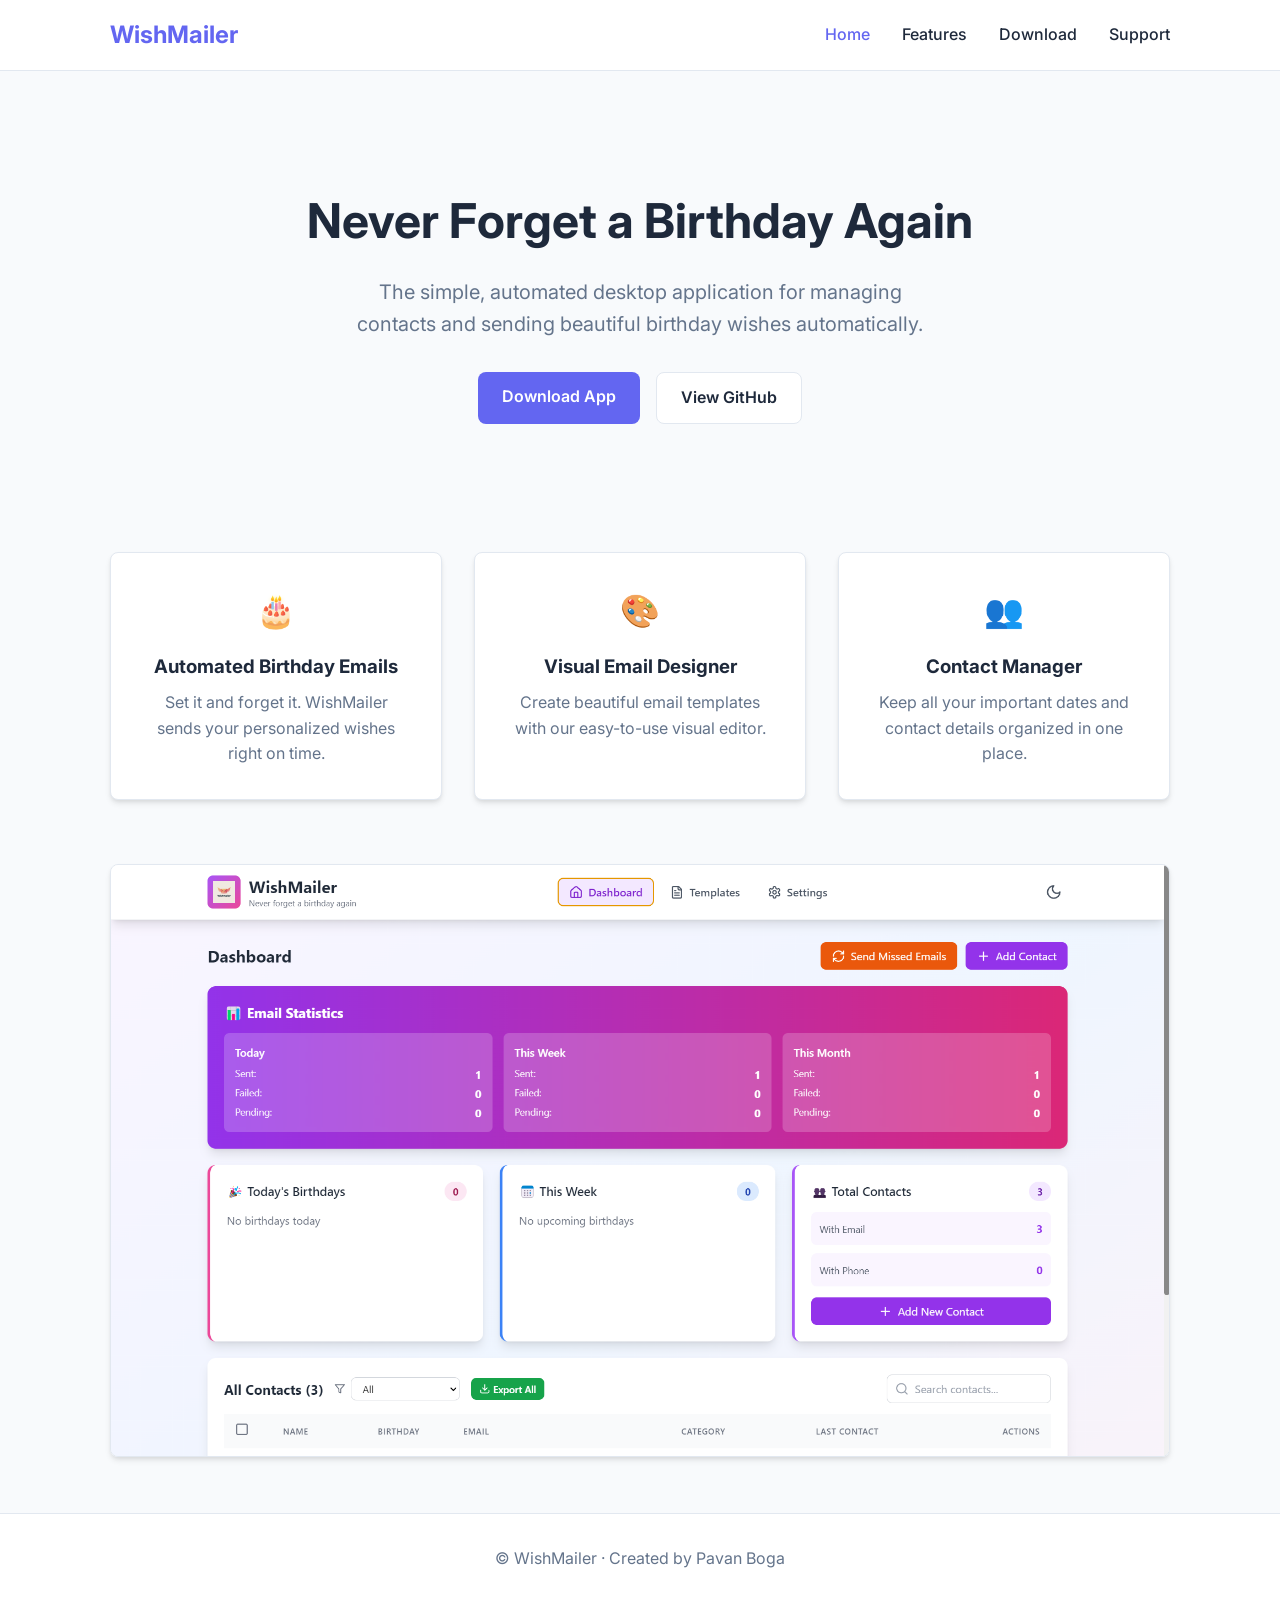
<file: index.html>
<!DOCTYPE html>
<html lang="en">
<head>
    <meta charset="UTF-8">
    <meta name="viewport" content="width=device-width, initial-scale=1.0">
    <title>WishMailer - Never Forget a Birthday Again</title>
    <link rel="stylesheet" href="css/style.css">
    <link rel="preconnect" href="https://fonts.googleapis.com">
    <link rel="preconnect" href="https://fonts.gstatic.com" crossorigin>
    <link href="https://fonts.googleapis.com/css2?family=Inter:wght@400;500;600;700&display=swap" rel="stylesheet">
    <!-- TrackSense — wishmailer -->
<script>
  window.SI_PROJECT_KEY = 'pk_live_cae493b25261ee0c97e8fc607a51b8e59ab7f6736d5aea9b';
</script>
<script src="http://localhost:5000/tracker.js"></script>
</head>
<body>
    <header>
        <div class="container">
            <nav>
                <a href="index.html" class="logo">WishMailer</a>
                <div class="nav-links">
                    <a href="index.html" class="active">Home</a>
                    <a href="features.html">Features</a>
                    <a href="download.html">Download</a>
                    <a href="support.html">Support</a>
                </div>
            </nav>
        </div>
    </header>

    <main>
        <div class="container">
            <section class="hero">
                <h1>Never Forget a Birthday Again</h1>
                <p>The simple, automated desktop application for managing contacts and sending beautiful birthday wishes automatically.</p>
                <div class="hero-buttons">
                    <a href="download.html" class="btn btn-primary">Download App</a>
                    <a href="https://github.com/Pavanboga07/birthdaywisher" target="_blank" class="btn btn-secondary">View GitHub</a>
                </div>
            </section>

            <section class="features-grid">
                <div class="feature-card">
                    <span class="feature-icon">🎂</span>
                    <h3>Automated Birthday Emails</h3>
                    <p>Set it and forget it. WishMailer sends your personalized wishes right on time.</p>
                </div>
                <div class="feature-card">
                    <span class="feature-icon">🎨</span>
                    <h3>Visual Email Designer</h3>
                    <p>Create beautiful email templates with our easy-to-use visual editor.</p>
                </div>
                <div class="feature-card">
                    <span class="feature-icon">👥</span>
                    <h3>Contact Manager</h3>
                    <p>Keep all your important dates and contact details organized in one place.</p>
                </div>
            </section>

            <div class="screenshot-placeholder">
                <img src="assets/image.jpg" alt="WishMailer App Screenshot" class="app-screenshot">
            </div>
        </div>
    </main>

    <footer>
        <div class="container">
            <p>&copy; WishMailer · Created by Pavan Boga</p>
        </div>
    </footer>
</body>
</html>
</file>
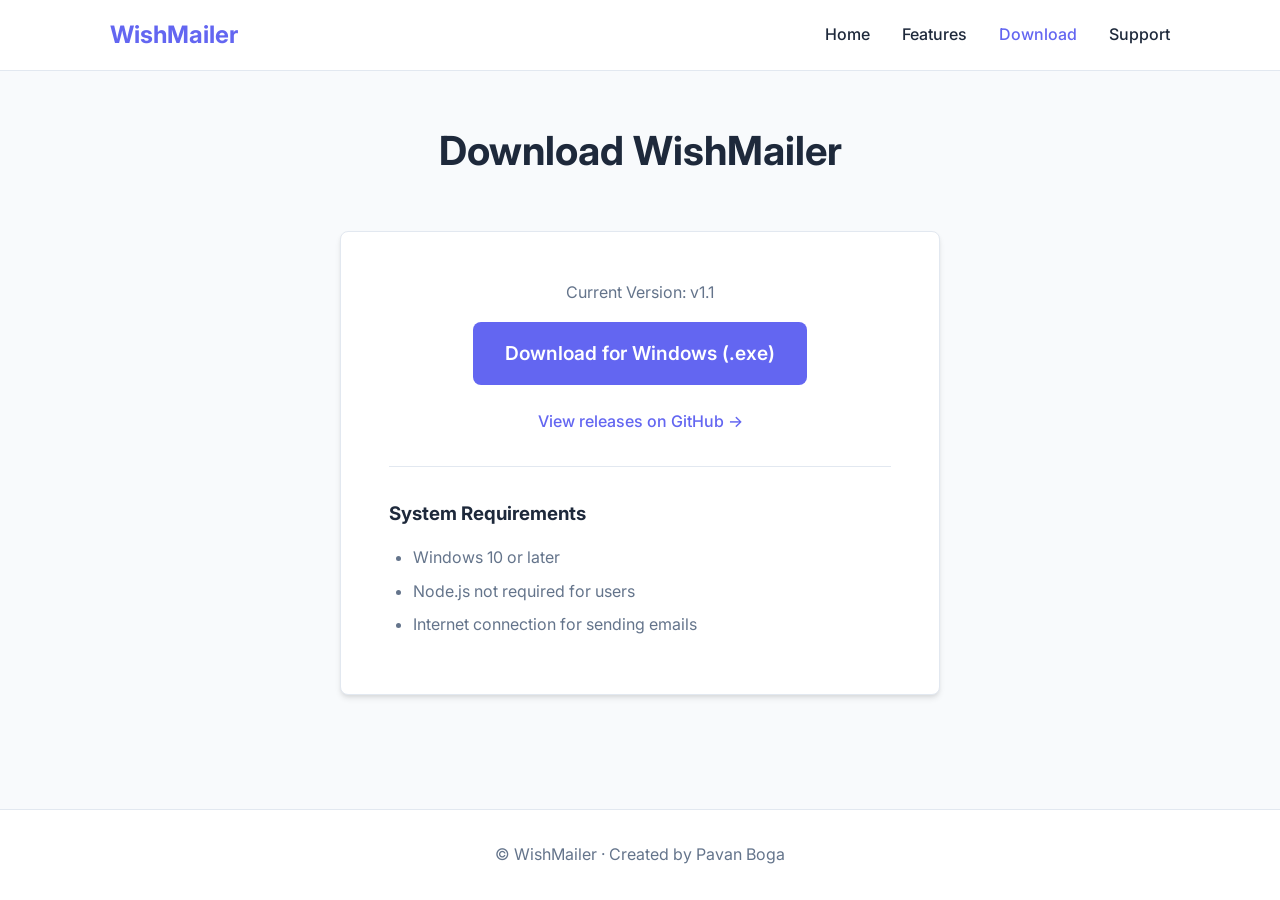
<file: download.html>
<!DOCTYPE html>
<html lang="en">
<head>
    <meta charset="UTF-8">
    <meta name="viewport" content="width=device-width, initial-scale=1.0">
    <title>Download - WishMailer</title>
    <link rel="stylesheet" href="css/style.css">
    <link rel="preconnect" href="https://fonts.googleapis.com">
    <link rel="preconnect" href="https://fonts.gstatic.com" crossorigin>
    <link href="https://fonts.googleapis.com/css2?family=Inter:wght@400;500;600;700&display=swap" rel="stylesheet">
</head>
<body>
    <header>
        <div class="container">
            <nav>
                <a href="index.html" class="logo">WishMailer</a>
                <div class="nav-links">
                    <a href="index.html">Home</a>
                    <a href="features.html">Features</a>
                    <a href="download.html" class="active">Download</a>
                    <a href="support.html">Support</a>
                </div>
            </nav>
        </div>
    </header>

    <main>
        <div class="container">
            <div class="download-container">
                <h1 class="page-title">Download WishMailer</h1>
                
                <div class="download-box">
                    <p style="margin-bottom: 1rem; color: #64748B;">Current Version: v1.1</p>
                    <a href="https://github.com/Pavanboga07/birthdaywisher/releases/download/V1.1/WishMailer.Setup.1.0.0.exe" class="btn btn-primary" style="font-size: 1.2rem; padding: 1rem 2rem;">Download for Windows (.exe)</a>
                    <div style="margin-top: 1.5rem;">
                        <a href="https://github.com/Pavanboga07/birthdaywisher" target="_blank" style="color: var(--primary); font-weight: 500;">View releases on GitHub &rarr;</a>
                    </div>

                    <div class="requirements">
                        <h3>System Requirements</h3>
                        <ul>
                            <li>Windows 10 or later</li>
                            <li>Node.js not required for users</li>
                            <li>Internet connection for sending emails</li>
                        </ul>
                    </div>
                </div>
            </div>
        </div>
    </main>

    <footer>
        <div class="container">
            <p>&copy; WishMailer · Created by Pavan Boga</p>
        </div>
    </footer>
</body>
</html>
</file>
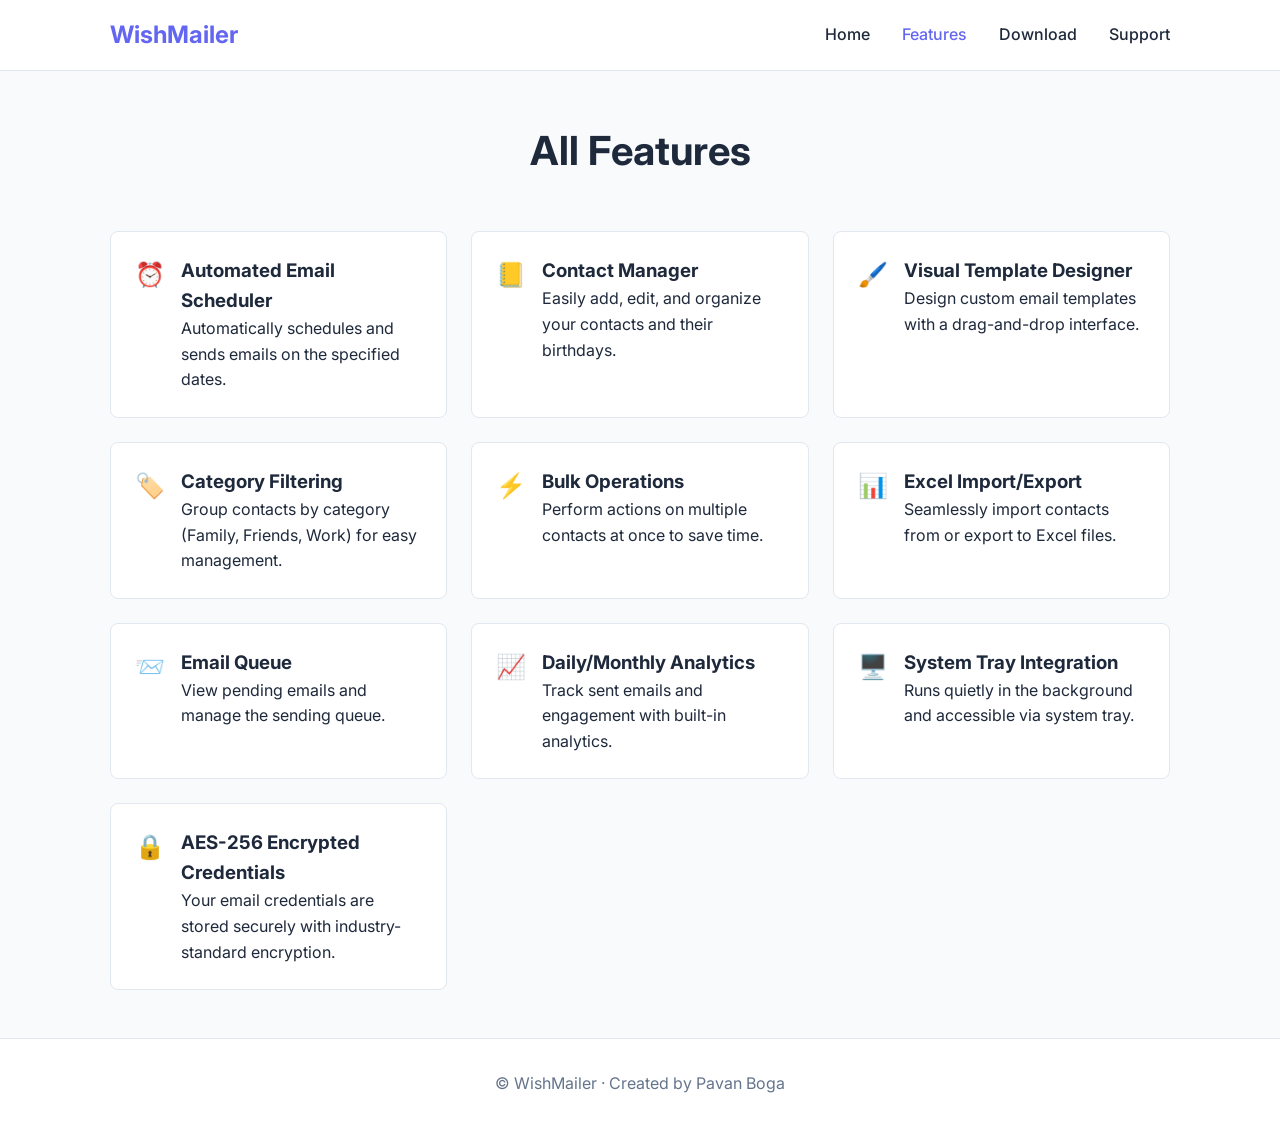
<file: features.html>
<!DOCTYPE html>
<html lang="en">
<head>
    <meta charset="UTF-8">
    <meta name="viewport" content="width=device-width, initial-scale=1.0">
    <title>Features - WishMailer</title>
    <link rel="stylesheet" href="css/style.css">
    <link rel="preconnect" href="https://fonts.googleapis.com">
    <link rel="preconnect" href="https://fonts.gstatic.com" crossorigin>
    <link href="https://fonts.googleapis.com/css2?family=Inter:wght@400;500;600;700&display=swap" rel="stylesheet">
</head>
<body>
    <header>
        <div class="container">
            <nav>
                <a href="index.html" class="logo">WishMailer</a>
                <div class="nav-links">
                    <a href="index.html">Home</a>
                    <a href="features.html" class="active">Features</a>
                    <a href="download.html">Download</a>
                    <a href="support.html">Support</a>
                </div>
            </nav>
        </div>
    </header>

    <main>
        <div class="container">
            <h1 class="page-title">All Features</h1>
            
            <div class="features-list">
                <div class="feature-item">
                    <div class="feature-item-icon">⏰</div>
                    <div>
                        <h3>Automated Email Scheduler</h3>
                        <p>Automatically schedules and sends emails on the specified dates.</p>
                    </div>
                </div>

                <div class="feature-item">
                    <div class="feature-item-icon">📒</div>
                    <div>
                        <h3>Contact Manager</h3>
                        <p>Easily add, edit, and organize your contacts and their birthdays.</p>
                    </div>
                </div>

                <div class="feature-item">
                    <div class="feature-item-icon">🖌️</div>
                    <div>
                        <h3>Visual Template Designer</h3>
                        <p>Design custom email templates with a drag-and-drop interface.</p>
                    </div>
                </div>

                <div class="feature-item">
                    <div class="feature-item-icon">🏷️</div>
                    <div>
                        <h3>Category Filtering</h3>
                        <p>Group contacts by category (Family, Friends, Work) for easy management.</p>
                    </div>
                </div>

                <div class="feature-item">
                    <div class="feature-item-icon">⚡</div>
                    <div>
                        <h3>Bulk Operations</h3>
                        <p>Perform actions on multiple contacts at once to save time.</p>
                    </div>
                </div>

                <div class="feature-item">
                    <div class="feature-item-icon">📊</div>
                    <div>
                        <h3>Excel Import/Export</h3>
                        <p>Seamlessly import contacts from or export to Excel files.</p>
                    </div>
                </div>

                <div class="feature-item">
                    <div class="feature-item-icon">📨</div>
                    <div>
                        <h3>Email Queue</h3>
                        <p>View pending emails and manage the sending queue.</p>
                    </div>
                </div>

                <div class="feature-item">
                    <div class="feature-item-icon">📈</div>
                    <div>
                        <h3>Daily/Monthly Analytics</h3>
                        <p>Track sent emails and engagement with built-in analytics.</p>
                    </div>
                </div>

                <div class="feature-item">
                    <div class="feature-item-icon">🖥️</div>
                    <div>
                        <h3>System Tray Integration</h3>
                        <p>Runs quietly in the background and accessible via system tray.</p>
                    </div>
                </div>

                <div class="feature-item">
                    <div class="feature-item-icon">🔒</div>
                    <div>
                        <h3>AES-256 Encrypted Credentials</h3>
                        <p>Your email credentials are stored securely with industry-standard encryption.</p>
                    </div>
                </div>
            </div>
        </div>
    </main>

    <footer>
        <div class="container">
            <p>&copy; WishMailer · Created by Pavan Boga</p>
        </div>
    </footer>
</body>
</html>
</file>
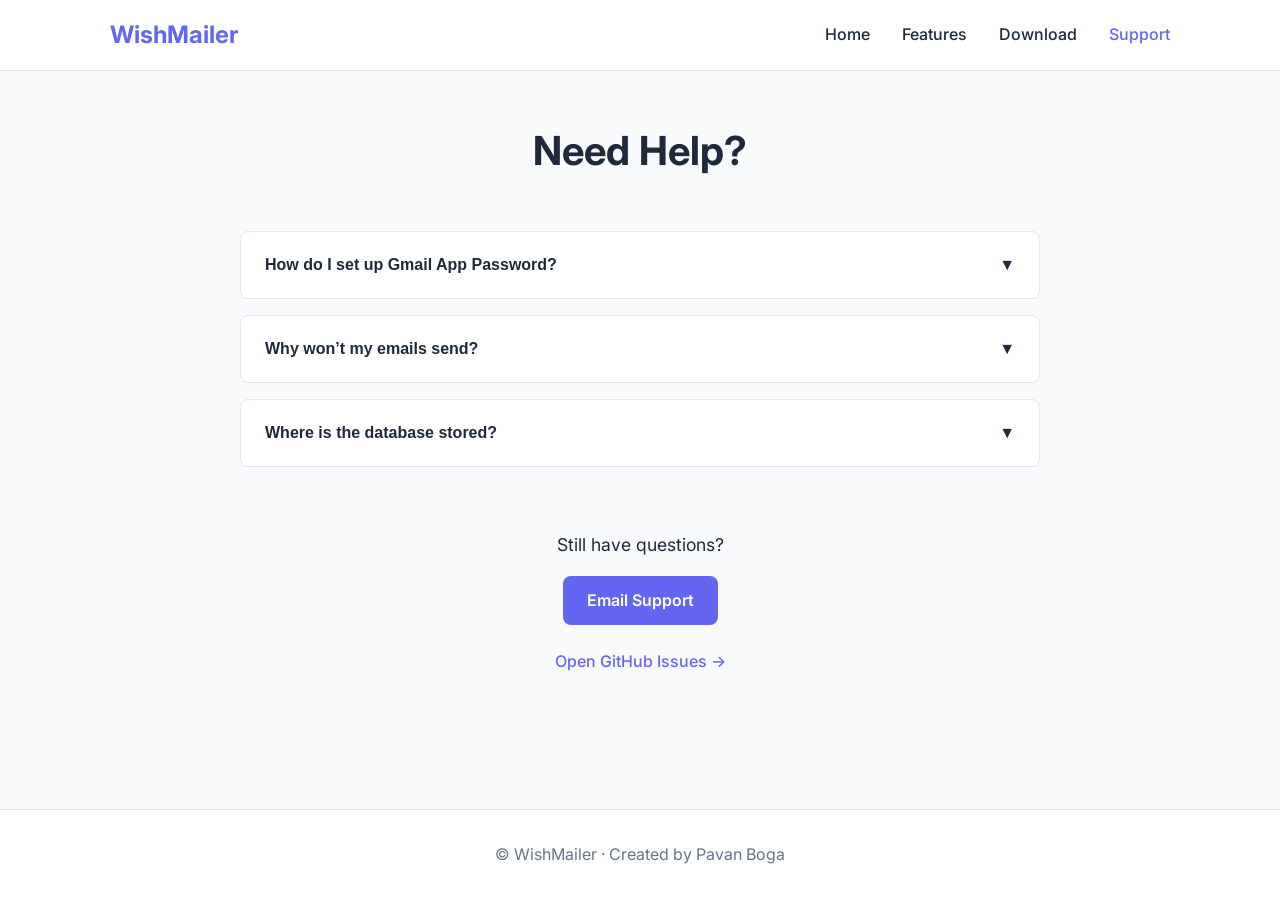
<file: support.html>
<!DOCTYPE html>
<html lang="en">
<head>
    <meta charset="UTF-8">
    <meta name="viewport" content="width=device-width, initial-scale=1.0">
    <title>Support - WishMailer</title>
    <link rel="stylesheet" href="css/style.css">
    <link rel="preconnect" href="https://fonts.googleapis.com">
    <link rel="preconnect" href="https://fonts.gstatic.com" crossorigin>
    <link href="https://fonts.googleapis.com/css2?family=Inter:wght@400;500;600;700&display=swap" rel="stylesheet">
</head>
<body>
    <header>
        <div class="container">
            <nav>
                <a href="index.html" class="logo">WishMailer</a>
                <div class="nav-links">
                    <a href="index.html">Home</a>
                    <a href="features.html">Features</a>
                    <a href="download.html">Download</a>
                    <a href="support.html" class="active">Support</a>
                </div>
            </nav>
        </div>
    </header>

    <main>
        <div class="container">
            <h1 class="page-title">Need Help?</h1>
            
            <div class="faq-section">
                <div class="faq-item">
                    <button class="faq-question">
                        How do I set up Gmail App Password?
                        <span class="faq-toggle-icon">▼</span>
                    </button>
                    <div class="faq-answer">
                        <p>To use Gmail with WishMailer, you need to enable 2-Step Verification in your Google Account settings and then generate an App Password. Use this App Password instead of your regular email password in WishMailer.</p>
                    </div>
                </div>

                <div class="faq-item">
                    <button class="faq-question">
                        Why won’t my emails send?
                        <span class="faq-toggle-icon">▼</span>
                    </button>
                    <div class="faq-answer">
                        <p>Check your internet connection and ensure your email credentials are correct. If you are using Gmail, make sure you are using an App Password, not your login password. Also, check if your firewall is blocking the application.</p>
                    </div>
                </div>

                <div class="faq-item">
                    <button class="faq-question">
                        Where is the database stored?
                        <span class="faq-toggle-icon">▼</span>
                    </button>
                    <div class="faq-answer">
                        <p>The database is stored locally on your machine in the application's data folder. We do not store any of your data on our servers.</p>
                    </div>
                </div>
            </div>

            <div class="contact-section">
                <p style="margin-bottom: 1rem; font-size: 1.1rem;">Still have questions?</p>
                <a href="mailto:support@wishmailer.com" class="btn btn-primary">Email Support</a>
                <div style="margin-top: 1.5rem;">
                    <a href="https://github.com/Pavanboga07/birthdaywisher" target="_blank" style="color: var(--primary); font-weight: 500;">Open GitHub Issues &rarr;</a>
                </div>
            </div>
        </div>
    </main>

    <footer>
        <div class="container">
            <p>&copy; WishMailer · Created by Pavan Boga</p>
        </div>
    </footer>

    <script src="js/app.js"></script>
</body>
</html>
</file>
<file: css/style.css>
:root {
    --primary: #6366F1;
    --primary-dark: #4F46E5;
    --background: #F8FAFC;
    --text: #1E293B;
    --border-gray: #E2E8F0;
    --white: #FFFFFF;
    --shadow: 0 4px 6px -1px rgba(0, 0, 0, 0.1), 0 2px 4px -1px rgba(0, 0, 0, 0.06);
    --radius: 8px;
}

* {
    box-sizing: border-box;
    margin: 0;
    padding: 0;
}

body {
    font-family: 'Inter', -apple-system, BlinkMacSystemFont, "Segoe UI", Roboto, Helvetica, Arial, sans-serif;
    background-color: var(--background);
    color: var(--text);
    line-height: 1.6;
    display: flex;
    flex-direction: column;
    min-height: 100vh;
}

a {
    text-decoration: none;
    color: inherit;
}

ul {
    list-style: none;
}

/* Layout */
.container {
    max-width: 1100px;
    margin: 0 auto;
    padding: 0 20px;
}

/* Header */
header {
    background-color: var(--white);
    border-bottom: 1px solid var(--border-gray);
    padding: 1rem 0;
    position: sticky;
    top: 0;
    z-index: 100;
}

nav {
    display: flex;
    justify-content: space-between;
    align-items: center;
}

.logo {
    font-weight: 700;
    font-size: 1.5rem;
    color: var(--primary);
}

.nav-links {
    display: flex;
    gap: 2rem;
}

.nav-links a {
    font-weight: 500;
    color: var(--text);
    transition: color 0.2s;
}

.nav-links a:hover, .nav-links a.active {
    color: var(--primary);
}

/* Main Content */
main {
    flex: 1;
    padding: 3rem 0;
}

/* Buttons */
.btn {
    display: inline-block;
    padding: 0.75rem 1.5rem;
    border-radius: var(--radius);
    font-weight: 600;
    cursor: pointer;
    transition: background-color 0.2s, transform 0.1s;
    border: none;
}

.btn-primary {
    background-color: var(--primary);
    color: var(--white);
}

.btn-primary:hover {
    background-color: var(--primary-dark);
}

.btn-secondary {
    background-color: var(--white);
    color: var(--text);
    border: 1px solid var(--border-gray);
}

.btn-secondary:hover {
    background-color: var(--background);
    border-color: var(--text);
}

/* Hero Section */
.hero {
    text-align: center;
    padding: 4rem 0;
}

.hero h1 {
    font-size: 3rem;
    margin-bottom: 1rem;
    color: var(--text);
}

.hero p {
    font-size: 1.25rem;
    color: #64748B;
    margin-bottom: 2rem;
    max-width: 600px;
    margin-left: auto;
    margin-right: auto;
}

.hero-buttons {
    display: flex;
    gap: 1rem;
    justify-content: center;
    margin-bottom: 4rem;
}

/* Feature Highlights (Home) */
.features-grid {
    display: grid;
    grid-template-columns: repeat(auto-fit, minmax(300px, 1fr));
    gap: 2rem;
    margin-bottom: 4rem;
}

.feature-card {
    background-color: var(--white);
    padding: 2rem;
    border-radius: var(--radius);
    box-shadow: var(--shadow);
    border: 1px solid var(--border-gray);
    text-align: center;
}

.feature-icon {
    font-size: 2rem;
    margin-bottom: 1rem;
    display: block;
}

.feature-card h3 {
    margin-bottom: 0.5rem;
}

.feature-card p {
    color: #64748B;
}

/* Screenshot Placeholder */
.screenshot-placeholder {
    margin-top: 2rem;
    text-align: center;
}

.app-screenshot {
    max-width: 100%;
    height: auto;
    border-radius: var(--radius);
    box-shadow: var(--shadow);
    border: 1px solid var(--border-gray);
}

/* Footer */
footer {
    background-color: var(--white);
    border-top: 1px solid var(--border-gray);
    padding: 2rem 0;
    text-align: center;
    color: #64748B;
    margin-top: auto;
}

/* Features Page */
.page-title {
    text-align: center;
    margin-bottom: 3rem;
    font-size: 2.5rem;
}

.features-list {
    display: grid;
    grid-template-columns: repeat(auto-fit, minmax(250px, 1fr));
    gap: 1.5rem;
}

.feature-item {
    background: var(--white);
    padding: 1.5rem;
    border-radius: var(--radius);
    border: 1px solid var(--border-gray);
    display: flex;
    align-items: flex-start;
    gap: 1rem;
}

.feature-item-icon {
    color: var(--primary);
    font-size: 1.5rem;
    flex-shrink: 0;
}

/* Download Page */
.download-container {
    text-align: center;
    max-width: 600px;
    margin: 0 auto;
}

.download-box {
    background: var(--white);
    padding: 3rem;
    border-radius: var(--radius);
    box-shadow: var(--shadow);
    border: 1px solid var(--border-gray);
    margin-bottom: 2rem;
}

.requirements {
    text-align: left;
    margin-top: 2rem;
    padding-top: 2rem;
    border-top: 1px solid var(--border-gray);
}

.requirements h3 {
    margin-bottom: 1rem;
}

.requirements ul {
    list-style: disc;
    padding-left: 1.5rem;
    color: #64748B;
}

.requirements li {
    margin-bottom: 0.5rem;
}

/* Support Page */
.faq-section {
    max-width: 800px;
    margin: 0 auto 3rem auto;
}

.faq-item {
    background: var(--white);
    border: 1px solid var(--border-gray);
    border-radius: var(--radius);
    margin-bottom: 1rem;
    overflow: hidden;
}

.faq-question {
    padding: 1.5rem;
    cursor: pointer;
    display: flex;
    justify-content: space-between;
    align-items: center;
    font-weight: 600;
    background: none;
    width: 100%;
    border: none;
    text-align: left;
    font-size: 1rem;
    color: var(--text);
}

.faq-question:hover {
    background-color: #F1F5F9;
}

.faq-answer {
    padding: 0 1.5rem;
    max-height: 0;
    overflow: hidden;
    transition: max-height 0.3s ease-out, padding 0.3s ease;
    color: #64748B;
}

.faq-item.active .faq-answer {
    padding-bottom: 1.5rem;
    max-height: 200px; /* Approximate max height */
}

.faq-toggle-icon {
    transition: transform 0.3s;
}

.faq-item.active .faq-toggle-icon {
    transform: rotate(180deg);
}

.contact-section {
    text-align: center;
    margin-top: 4rem;
}

/* Responsive */
@media (max-width: 768px) {
    .hero h1 {
        font-size: 2rem;
    }
    
    .nav-links {
        display: none; /* Simple mobile menu hiding for now, or stack */
    }
    
    /* Simple mobile stack for nav */
    nav {
        flex-direction: column;
        gap: 1rem;
    }
    
    .nav-links {
        display: flex;
        flex-direction: column;
        gap: 0.5rem;
        text-align: center;
    }
}
</file>
